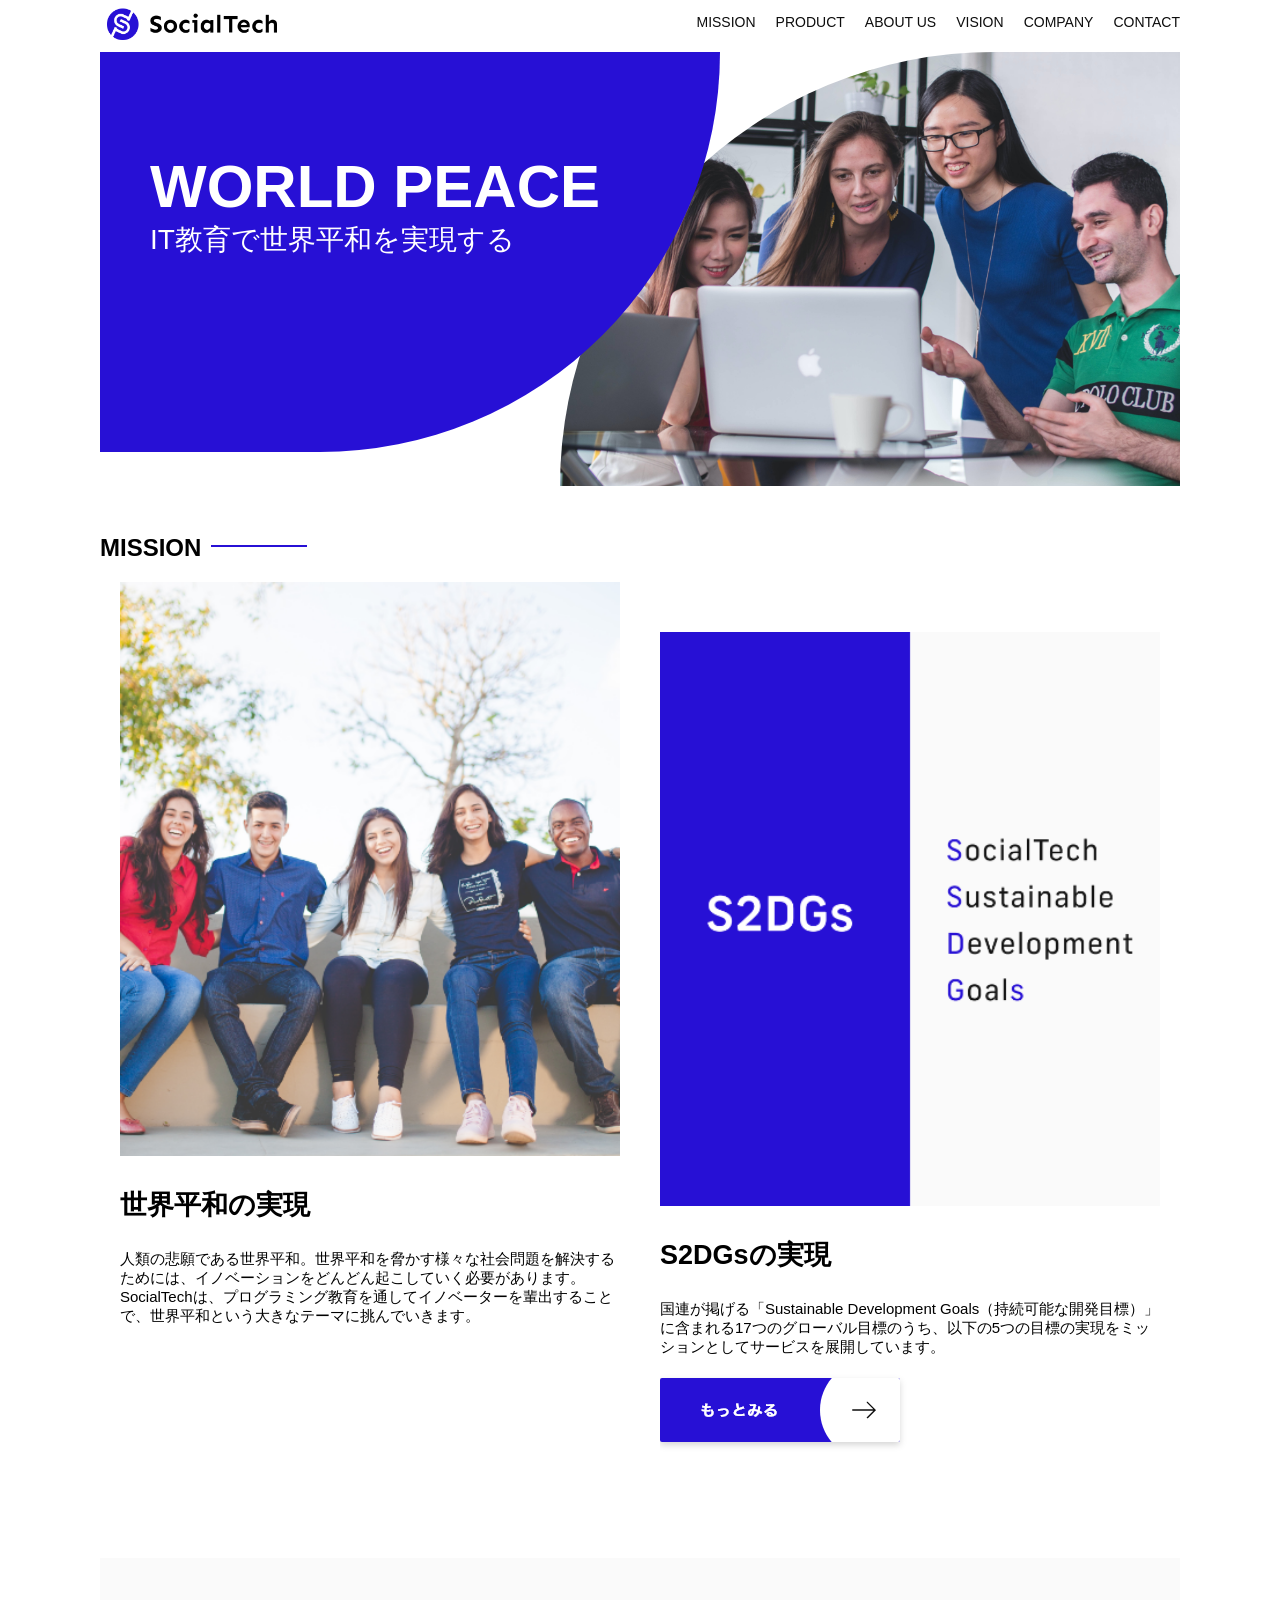
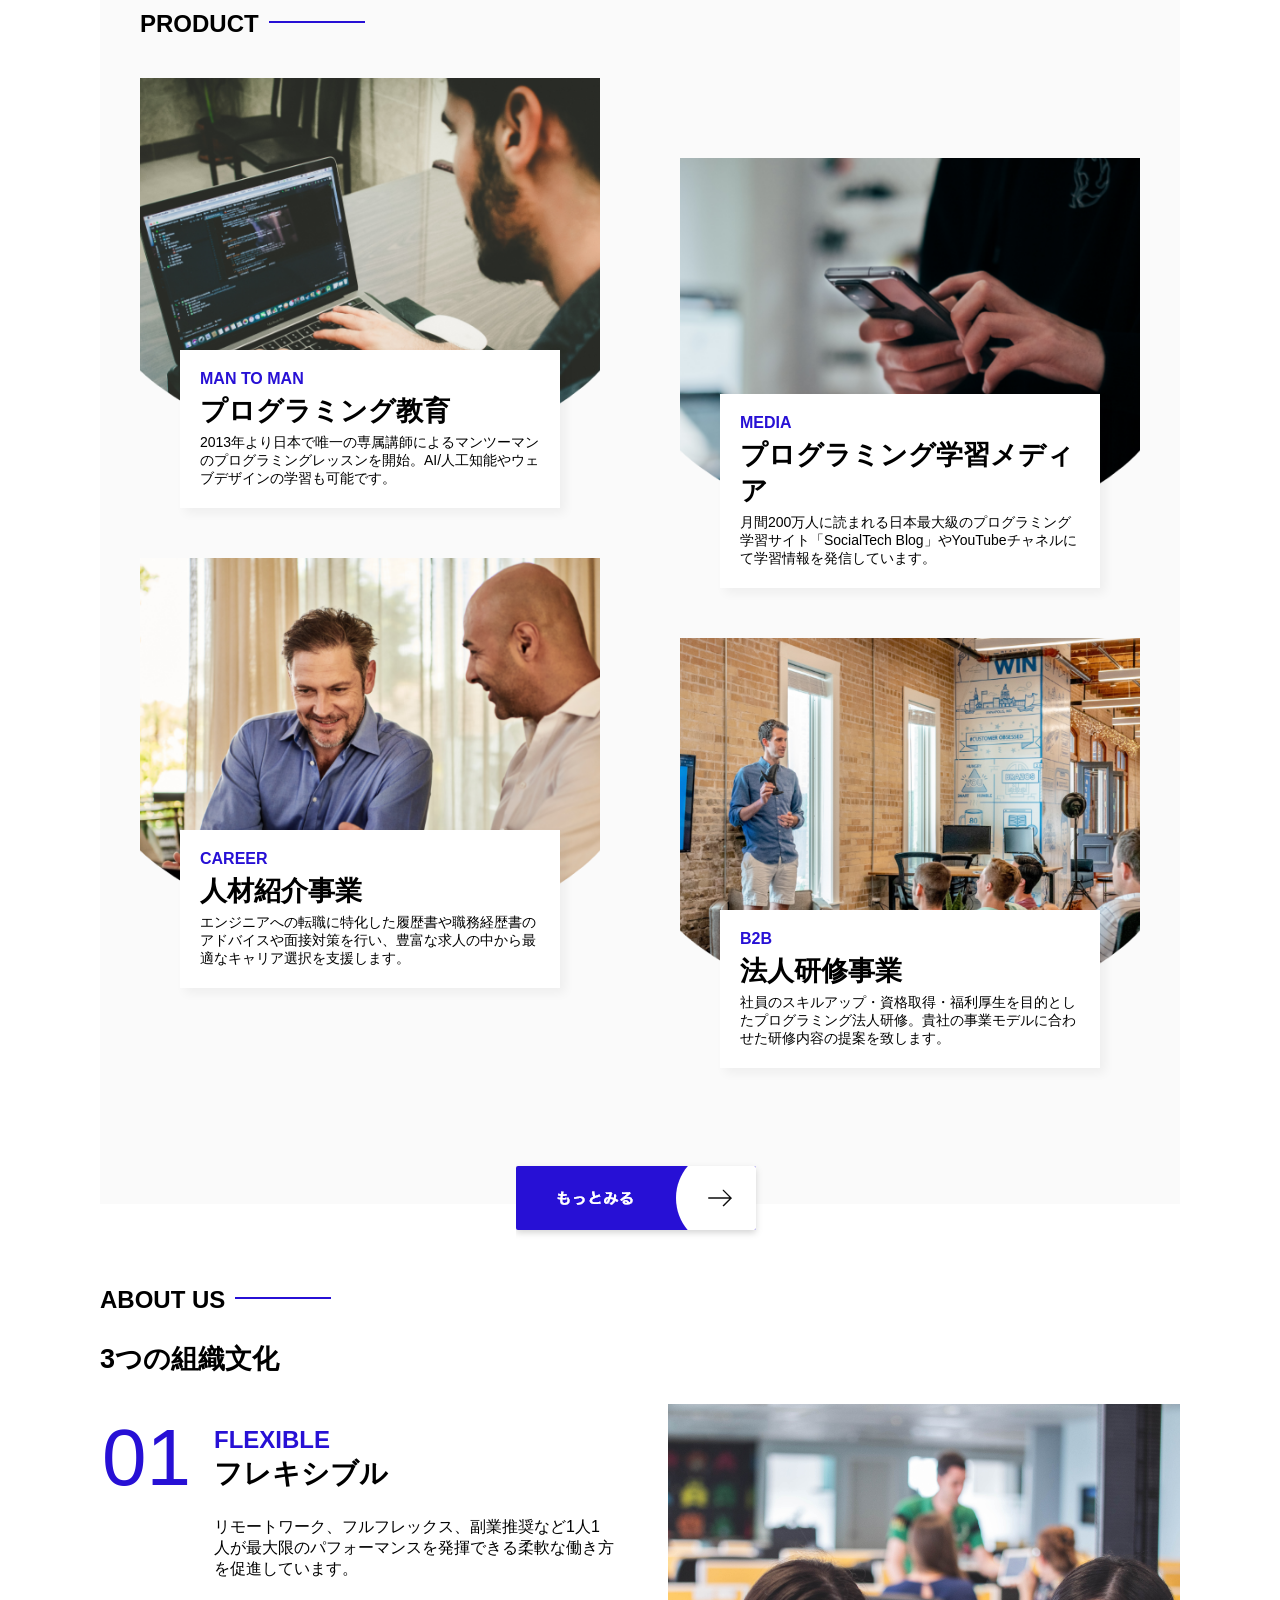
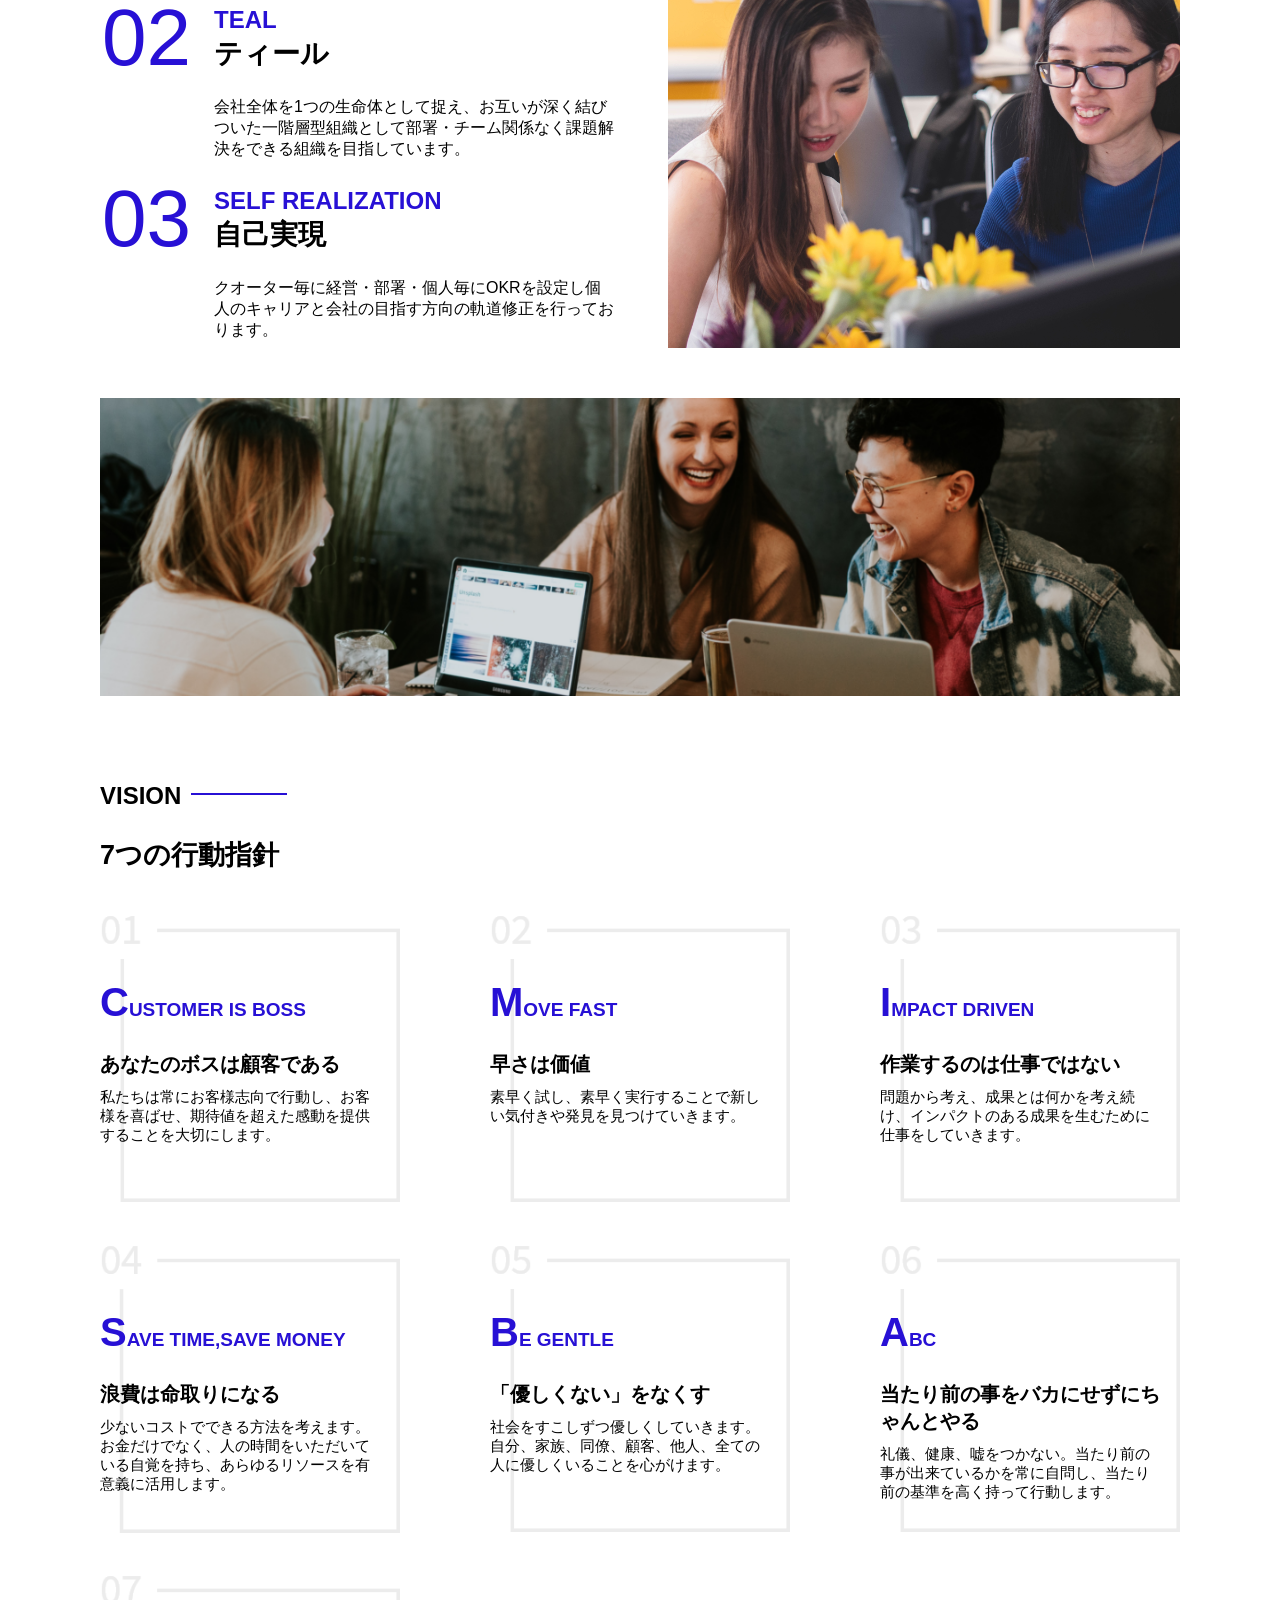
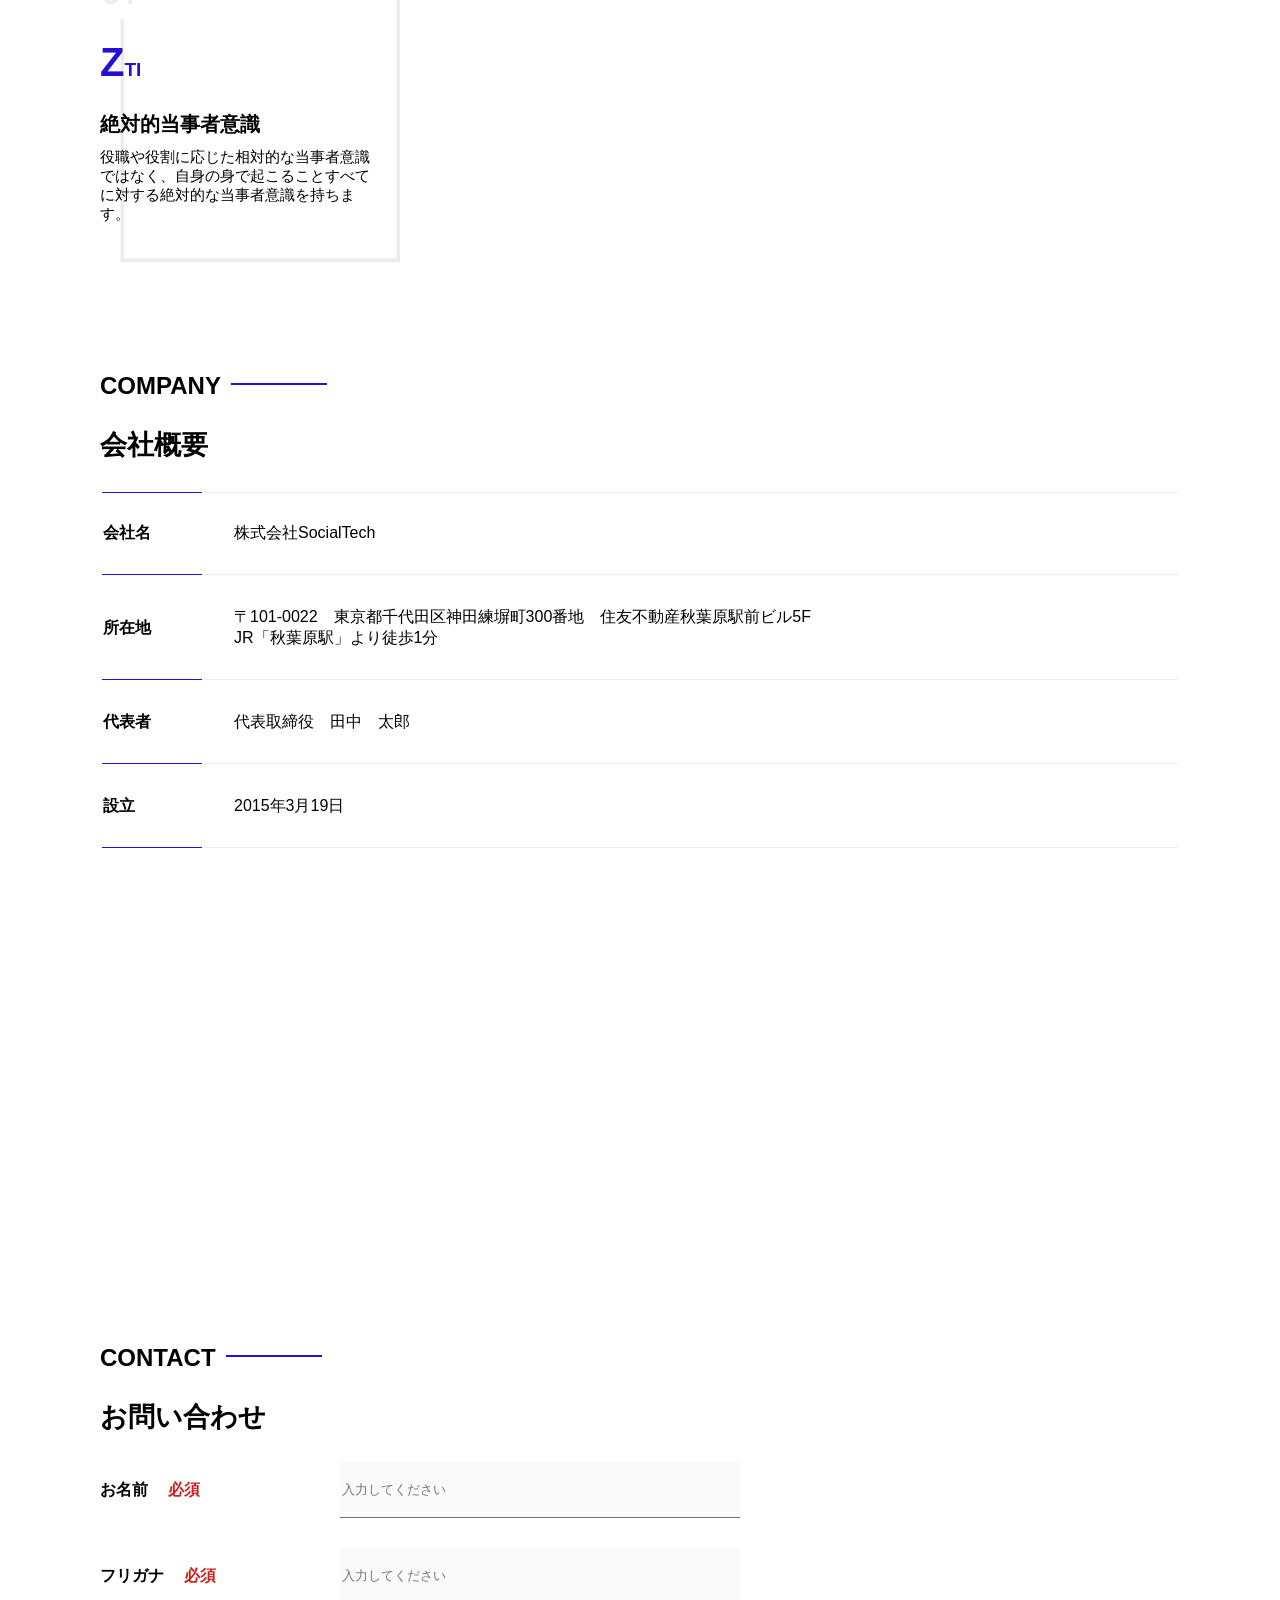
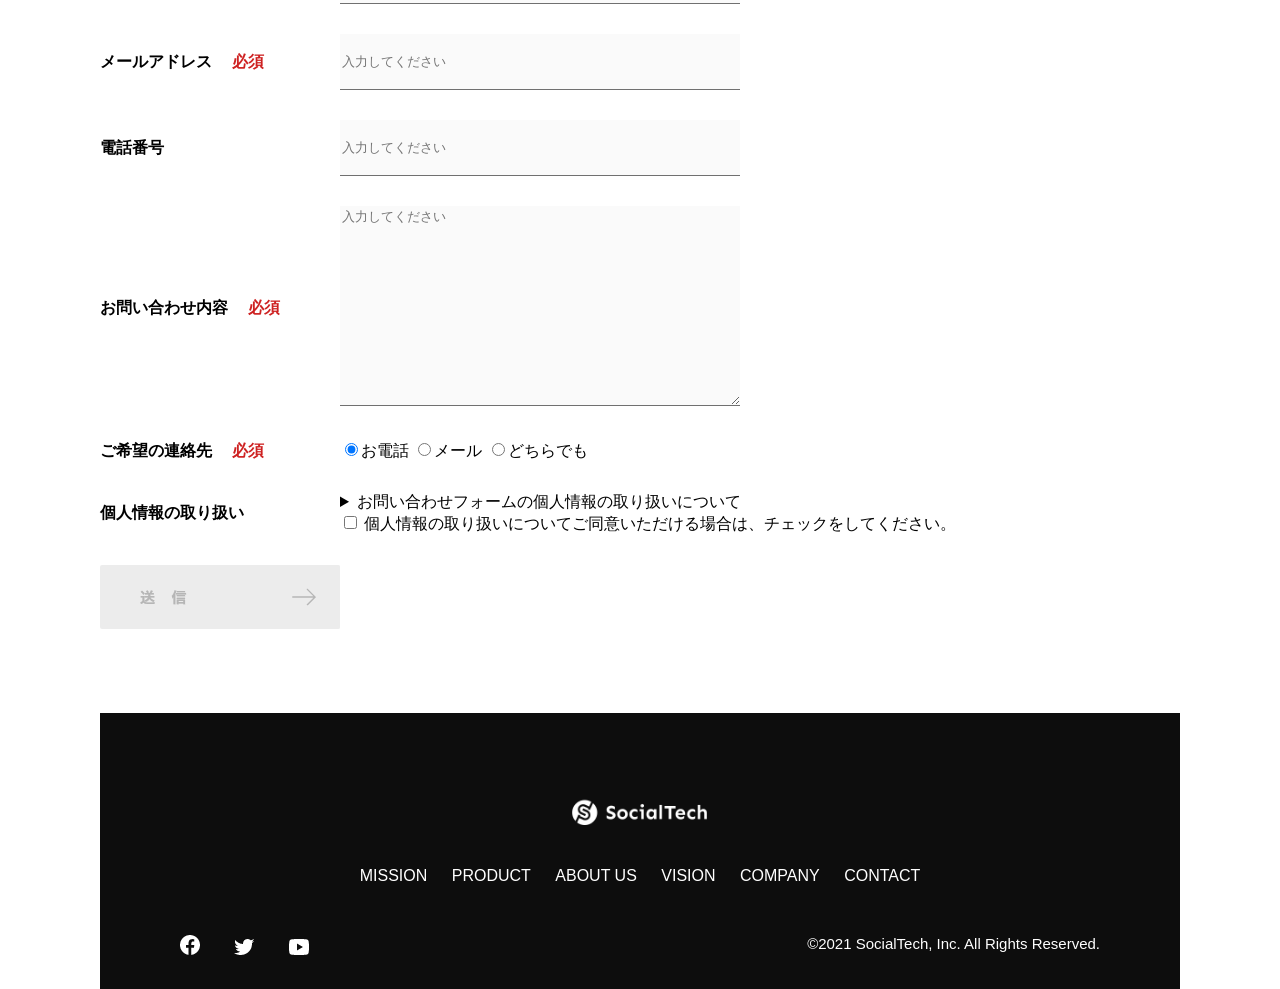
<file: index.html>
<!DOCTYPE html>
<html>
    <head>
        <title>SocialTech</title>
        <meta charset="UTF-8">
        <meta name="description" content="SocialTechはEdTech業界のリーディングカンパニーを目指します。">
        <meta name="viewport" content="width=device-width, initial-scale=1.0"> 
        <link rel="stylesheet" href="style.css">
    </head>
    <body>
        <!-- ヘッダー -->
        <header>
            <!-- ロゴ -->
            <a href="index.html" id="logo"><img src="images/logo.png" alt="トップページに戻る"></a>
        
        <!-- PC用ナビゲーション -->
            <nav id="nav-pc">
                <ul>
                    <li><a href="mission.html">MISSION</a></li>
                    <li><a href="product.html">PRODUCT</a></li>
                    <li><a href="index.html#aboutus">ABOUT US</a></li>
                    <li><a href="index.html#vision">VISION</a></li>
                    <li><a href="index.html#company">COMPANY</a></li>
                    <li><a href="index.html#contact">CONTACT</a></li>
                </ul>
            </nav>
            <!--スマホ用メニューボタン-->
            <button id="menu-sp" onclick="document.getElementById('nav-sp').style.display = 'block';">
                <img src="images/button-menu.png" alt="ナビゲーションを開く">
            </button>
            <!--スマホ用ナビゲーション-->
            <div id="nav-sp">
                <button id="close" onclick="document.getElementById('nav-sp').style.display = 'none'">
                    <img src="images/button-close.png" alt="ナビゲーションを閉じる">
                </button>

                <nav>
                    <ul>
                        <li>
                            <a id="logo-sp" href="index.html" onclick="document.getElementById('nav-sp').style.display = 'none'"><img src="images/logo-sp.png" alt="トップに戻る"></a>
                        </li>
                        <li><a class="menu" href="mission.html" onclick="document.getElementById('nav-sp').style.display = 'none'">MISSION</a></li>
                        <li><a class="menu" href="product.html" onclick="document.getElementById('nav-sp').style.display = 'none'">PRODUCT</a></li>
                        <li><a class="menu" href="index.html#aboutus" onclick="document.getElementById('nav-sp').style.display = 'none'">ABOUT US</a></li>
                        <li><a class="menu" href="index.html#company" onclick="document.getElementById('nav-sp').style.display = 'none'">COMPANY</a></li>
                        <li><a class="menu" href="index.html#contact" onclick="document.getElementById('nav-sp').style.display = 'none'">CONTACT</a></li>
                    </ul>
                </nav>
                <div id="sns">
                    <a href="https://www.facebook.com/sejuku2013">
                        <img src="images/button-facebook.png" alt="Facebookのリンク">
                    </a>
                    <a href="https://twitter.com/samuraijuku">
                        <img src="images/button-twitter.png" alt="Tiwtterのリンク">
                    </a>
                    <a href="https://www.youtube.com/channel/UCCFOQO5aDK0xXam4cUQXT8g">
                        <img src="images/button-youtube.png" alt="YouTubeのリンク">
                    </a>
                </div>
            </div>
        </header>
        <main>
            <article>
                <!-- メインビジュアル -->
                <section id="main-visual">
                    <div id="main-message">
                        <h1>WORLD PEACE</h1>
                        <p>IT教育で世界平和を実現する</p>
                    </div>
                    <img src="images/index/index-main.png" alt="PCの周りに集まる多国籍の仲間たち">
                </section>
                <!--　ミッション -->
                <section id="mission">
                    <h2 class="index-h2">MISSION</h2>
                    <div id="mission-flex">
                        <div>
                            <img id="mission-photo" src="images/index/index-mission.png" alt="屋外のベンチで写真を撮影する多国籍の仲間たち">
                            <h3>世界平和の実現</h3>
                            <p>人類の悲願である世界平和。世界平和を脅かす様々な社会問題を解決するためには、イノベーションをどんどん起こしていく必要があります。SocialTechは、プログラミング教育を通してイノベーターを輩出することで、世界平和という大きなテーマに挑んでいきます。</p>
                        </div>
                        <div>
                            <img id="s2dgs" src="images/index/s2dgs.png" alt="S2DGs">
                            <h3>S2DGsの実現</h3>
                            <p>国連が掲げる「Sustainable Development Goals（持続可能な開発目標）」に含まれる17つのグローバル目標のうち、以下の5つの目標の実現をミッションとしてサービスを展開しています。</p>
                            <a href="mission.html">
                                <img src="images/button-more.png" alt="もっとみる">
                            </a>
                        </div>
                    </div>
                </section>
                <!-- プロダクト -->
                <section id="product">
                    <h2 class="index-h2">PRODUCT</h2>
                    <div class="product-flex">
                        <div id="product-left">
                            <div>
                                <img class="product-photo" src="images/index/index-mantoman.png" alt="PCでコードを書く男性">
                                <div class="product-explain">
                                    <span>MAN TO MAN</span>
                                    <h3>プログラミング教育</h3>
                                    <p>2013年より日本で唯一の専属講師によるマンツーマンのプログラミングレッスンを開始。AI/人工知能やウェブデザインの学習も可能です。</p>
                                </div>
                            </div>
                            <div>
                                <img class="product-photo" src="images/index/index-career.png" alt="笑顔で話し合う2人の男性">
                                <div class="product-explain">
                                    <span>CAREER</span>
                                    <h3>人材紹介事業</h3>
                                    <p>エンジニアへの転職に特化した履歴書や職務経歴書のアドバイスや面接対策を行い、豊富な求人の中から最適なキャリア選択を支援します。</p>
                                </div>
                            </div>
                        </div>
                        <div id="product-right">
                            <div>
                                <img class="product-photo" src="images/index/index-media.png" alt="スマートフォンを操作する人">
                                <div class="product-explain">
                                    <span>MEDIA</span>
                                    <h3>プログラミング学習メディア</h3>
                                    <p>月間200万人に読まれる日本最大級のプログラミング学習サイト「SocialTech Blog」やYouTubeチャネルにて学習情報を発信しています。</p>
                                </div>
                            </div>
                            <div>
                                <img class="product-photo" src="images/index/index-b2b.png" alt="講演中の男性とそれを聴く人々">
                                <div class="product-explain">
                                    <span>B2B</span>
                                    <h3>法人研修事業</h3>
                                    <p>社員のスキルアップ・資格取得・福利厚生を目的としたプログラミング法人研修。貴社の事業モデルに合わせた研修内容の提案を致します。</p>
                                </div>
                            </div>
                        </div>
                    </div>
                    <div id="product-more">
                        <a href="product.html">
                            <img src="images/button-more.png" alt="もっとみる">
                        </a>
                    </div>    
                </section>
                <section id="aboutus">
                    <h2 class="index-h2">ABOUT US</h2>
                    <h3>3つの組織文化</h3>
                    <div>
                        <table class="culture-table">
                            <tr>
                                <td class="culture-num">01</td>
                                <th><span class="culture-en">FLEXIBLE</span><br>フレキシブル</th>
                            </tr>
                            <tr>
                                <td>
                                    <!--空のセル-->
                                </td>
                                <td class="culture-description">リモートワーク、フルフレックス、副業推奨など1人1人が最大限のパフォーマンスを発揮できる柔軟な働き方を促進しています。</td>
                            </tr>
                            <tr>
                                <td class="culture-num">02</td>
                                <th><span class="culture-en">TEAL</span><br>ティール</th>
                            </tr>
                            <tr>
                                <td>
                                    <!--空のセル-->
                                </td>
                                <td class="culture-description">会社全体を1つの生命体として捉え、お互いが深く結びついた一階層型組織として部署・チーム関係なく課題解決をできる組織を目指しています。</td>
                            </tr>
                            <tr>
                                <td class="culture-num">03</td>
                                <th><span class="culture-en">SELF REALIZATION</span><br>自己実現</th>
                            </tr>
                            <tr>
                                <td>
                                    <!--空のセル-->
                                </td>
                                <td class="culture-description">クオーター毎に経営・部署・個人毎にOKRを設定し個人のキャリアと会社の目指す方向の軌道修正を行っております。</td>
                            </tr>
                        </table>
                        <img class="culture-img" src="images/index/index-aboutus1.png" alt="笑顔で話し合う2人の女性">
                    </div>
                    <img class="culture-img2" src="images/index/index-aboutus2.png" alt="笑顔で話し合う3人の男女">
                </section>
                <section id="vision">
                    <h2 class="index-h2">VISION</h2>
                    <h3>7つの行動指針</h3>
                    <div>
                        <div class="vision-box">
                            <img src="images/index/vision-01.png" alt="01">
                            <div>
                                <h4>CUSTOMER IS BOSS</h4>
                                <h5>あなたのボスは顧客である</h5>
                                <p>私たちは常にお客様志向で行動し、お客様を喜ばせ、期待値を超えた感動を提供することを大切にします。</p>
                            </div>
                        </div>
                        <div class="vision-box">
                            <img src="images/index/vision-02.png" alt="02">
                            <div>
                                <h4>MOVE FAST</h4>
                                <h5>早さは価値</h5>
                                <p>素早く試し、素早く実行することで新しい気付きや発見を見つけていきます。</p>
                            </div>
                        </div>
                        <div class="vision-box">
                            <img src="images/index/vision-03.png" alt="03">
                            <div>
                                <h4>IMPACT DRIVEN</h4>
                                <h5>作業するのは仕事ではない</h5>
                                <p>問題から考え、成果とは何かを考え続け、インパクトのある成果を生むために仕事をしていきます。</p>
                            </div>
                        </div>
                        <div class="vision-box">
                            <img src="images/index/vision-04.png" alt="04">
                            <div>
                                <h4>SAVE TIME,SAVE MONEY</h4>
                                <h5>浪費は命取りになる</h5>
                                <p>少ないコストでできる方法を考えます。お金だけでなく、人の時間をいただいている自覚を持ち、あらゆるリソースを有意義に活用します。</p>
                            </div>
                        </div>
                        <div class="vision-box">
                            <img src="images/index/vision-05.png" alt="05">
                            <div>
                                <h4>BE GENTLE</h4>
                                <h5>「優しくない」をなくす</h5>
                                <p>社会をすこしずつ優しくしていきます。自分、家族、同僚、顧客、他人、全ての人に優しくいることを心がけます。</p>
                            </div>
                        </div>
                        <div class="vision-box">
                            <img src="images/index/vision-06.png" alt="06">
                            <div>
                                <h4>ABC</h4>
                                <h5>当たり前の事をバカにせずにちゃんとやる</h5>
                                <p>礼儀、健康、嘘をつかない。当たり前の事が出来ているかを常に自問し、当たり前の基準を高く持って行動します。</p>
                            </div>
                        </div>
                        <div class="vision-box">
                            <img src="images/index/vision-07.png" alt="07">
                            <div>
                                <h4>ZTI</h4>
                                <h5>絶対的当事者意識</h5>
                                <p>役職や役割に応じた相対的な当事者意識ではなく、自身の身で起こることすべてに対する絶対的な当事者意識を持ちます。</p>
                            </div>
                        </div>
                    </div>
                </section>
                <section id="company">
                    <h2 class="index-h2">COMPANY</h2>
                    <h3>会社概要</h3>
                        <table id="company-table">
                            <tr>
                                <th class="tableheader tableheader-first">会社名</th>
                                <td class="cell cell-first">株式会社SocialTech</td>
                            </tr>
                            <tr>
                                <th class="tableheader">所在地</th>
                                <td class="cell">〒101-0022　東京都千代田区神田練塀町300番地　住友不動産秋葉原駅前ビル5F<br>JR「秋葉原駅」より徒歩1分</td>
                            </tr>
                            <tr>
                                <th class="tableheader">代表者</th>
                                <td class="cell">代表取締役　田中　太郎</td>
                            </tr>
                            <tr>
                                <th class="tableheader">設立</th>
                                <td class="cell">2015年3月19日</td>
                            </tr>
                        </table>
                        <iframe src="https://www.google.com/maps/embed?pb=!1m18!1m12!1m3!1d3240.0688540195165!2d139.7746526!3d35.6999232!2m3!1f0!2f0!3f0!3m2!1i1024!2i768!4f13.1!3m3!1m2!1s0x60188fee13660e23%3A0x77137876edf742ac!2z5L2P5Y-L5LiN5YuV55Sj56eL6JGJ5Y6f6aeF5YmN44OT44Or!5e0!3m2!1sja!2sjp!4v1743951431637!5m2!1sja!2sjp" style="border: 0;" allowfullscreen="" loading="lazy"></iframe>
                </section>
                <section id="contact">
                    <h2 class="index-h2">CONTACT</h2>
                    <h3>お問い合わせ</h3>
                    <form>
                        <div>
                            <div class="contact-heading">
                                <label class="contact-label">お名前<span class="contact-span">必須</span></label>
                            </div>
                            <div>
                                <input type="text" name="name" placeholder="入力してください" class="contact-textbox">
                            </div>
                        </div>
                        <div>
                            <div class="contact-heading">
                                <label class="contact-label">フリガナ<span class="contact-span">必須</span></label>
                            </div>
                            <div>
                                <input type="text" name="furigana" placeholder="入力してください" class="contact-textbox">
                            </div>
                        </div>
                        <div>
                            <div class="contact-heading">
                                <label class="contact-label">メールアドレス<span class="contact-span">必須</span></label>
                            </div>
                            <div>
                                <input type="text" name="email" placeholder="入力してください" class="contact-textbox">
                            </div>
                        </div>
                        <div>
                            <div class="contact-heading">
                                <label class="contact-label">電話番号</label>
                            </div>
                            <div>
                                <input type="text" name="tel" placeholder="入力してください" class="contact-textbox">
                            </div>
                        </div>
                        <div>
                            <div class="contact-heading">
                                <label class="contact-label">お問い合わせ内容<span class="contact-span">必須</span></label>
                            </div>
                            <div>
                                <textarea class="contact-textarea" name="message" placeholder="入力してください"></textarea>
                            </div>
                        </div>
                        <div>
                            <div class="contact-heading">
                                <label class="contact-label">ご希望の連絡先<span class="contact-span">必須</span></label>
                            </div>
                            <div>
                                <input class="radiobutton" type="radio" value="tel" name="contact" checked><label>お電話</label>
                                <input class="radiobutton" type="radio" value="email" name="contact"><label>メール</label>
                                <input class="radiobutton" type="radio" value="both" name="contact"><label>どちらでも</label>
                            </div>
                        </div>
                        <div>
                            <div class="contact-heading">
                                <label class="contact-label">個人情報の取り扱い</label>
                            </div>
                            <div>
                                <details>
                                    <summary>お問い合わせフォームの個人情報の取り扱いについて</summary>
                                    <div>
                                        <dl>
                                            <dt>1．組織の名称又は氏名</dt>
                                            <dd>株式会社SocialTech</dd>
                                            <dt>2．個人情報保護管理者（若しくはその代理人）の氏名又は職名、所属及び連絡先</dt>
                                            <dd>
                                                <ul>
                                                    <li>本サービス及び本サービスに関連する情報の提供又はそれらに関する連絡のため</li>
                                                    <li>ユーザーの本人確認のため</li>
                                                    <li>当社の商品等の広告または宣伝（電子メールによるものを含むものとします。）</li>
                                                </ul>
                                            </dd>
                                            <dt>4．個人情報の取り扱い業務の委託</dt>
                                            <dd>個人情報の取扱業務の全部又は一部を外部に業務委託する場合があります。その際、弊社は、個人情報を適切に保護できる管理体制を敷き実行していることを条件として委託先を厳選したうえで、機密保持契約を委託先と締結し、お客様の個人情報を厳密に管理させます。</dd>
                                            <dt>5．個人情報の開示等の請求</dt>
                                            <dd>
                                                お客様は、弊社に対してご自身の個人情報の開示等（利用目的の通知、開示、内容の訂正・追加・削除、利用の停止または消去、第三者への提供の停止）に関して、当社問合わせ窓口に申し出ることができます。<br>
                                                その際、弊社はお客様ご本人を確認させていただいたうえで、合理的な期間内に対応いたします。<br>
                                                なお、個人情報に関する弊社問合わせ先は、次の通りです。
                                            </dd>
                                            <dd>
                                                <p>株式会社SocialTech　個人情報問合わせ窓口</p>
                                                <p>〒150-0043　東京都千代田区神田練塀町300番地　住友不動産秋葉原駅前ビル5F</p>
                                                <p>メールアドレス：samurai@example.com　TEL：03-1234-5678</p>
                                            </dd>
                                            <dt>6．個人情報を提供されることの任意性について</dt>
                                            <dd>お客様がご自身の個人情報を弊社に提供されるか否かは、お客様のご判断によりますが、もしご提供されない場合には、適切なセービスが提供できない場合がありますので予めご了承ください。</dd>
                                        </dl>
                                    </div>
                                </details>
                                <input type="checkbox" name="agree">
                                <span>個人情報の取り扱いについてご同意いただける場合は、チェックをしてください。</span>
                            </div>
                        </div>
                        <input type="image" src="images/button-submit.png" alt="送信する">
                    </form>
                </section>
            </article>
        </main>
        <footer>
            <div id="footer-logo">
                <img src="images/logo-sp.png" alt="SocialTech">
            </div>
            <div id="footer-link">
                <a href="mission.html">MISSION</a>
                <a href="product.html">PRODUCT</a>
                <a href="index.html#aboutus">ABOUT US</a>
                <a href="index.html#vision">VISION</a>
                <a href="index.html#company">COMPANY</a>
                <a href="index.html#contact">CONTACT</a>
            </div>
            <div id="sns-footer">
                <div class="sns-btns">
                    <a href="https://www.facebook/com/sejuku2013"><img src="images/button-facebook.png" alt="facebookのリンク"></a>
                    <a href="https://twitter.com/samuraijuku"><img src="images/button-twitter.png" alt="Twitterのリンク"></a>
                    <a href="https://www.youtube.com/channel/UCCFOQO5aDK0xXam4cUQXT8g"><img src="images/button-youtube.png" alt="Youtubeのリンク"></a>    
                </div>
                <p id="copyright">&copy;2021 SocialTech, Inc. All Rights Reserved.</p>
            </div>
        </footer>
    </body>
</html>
</file>
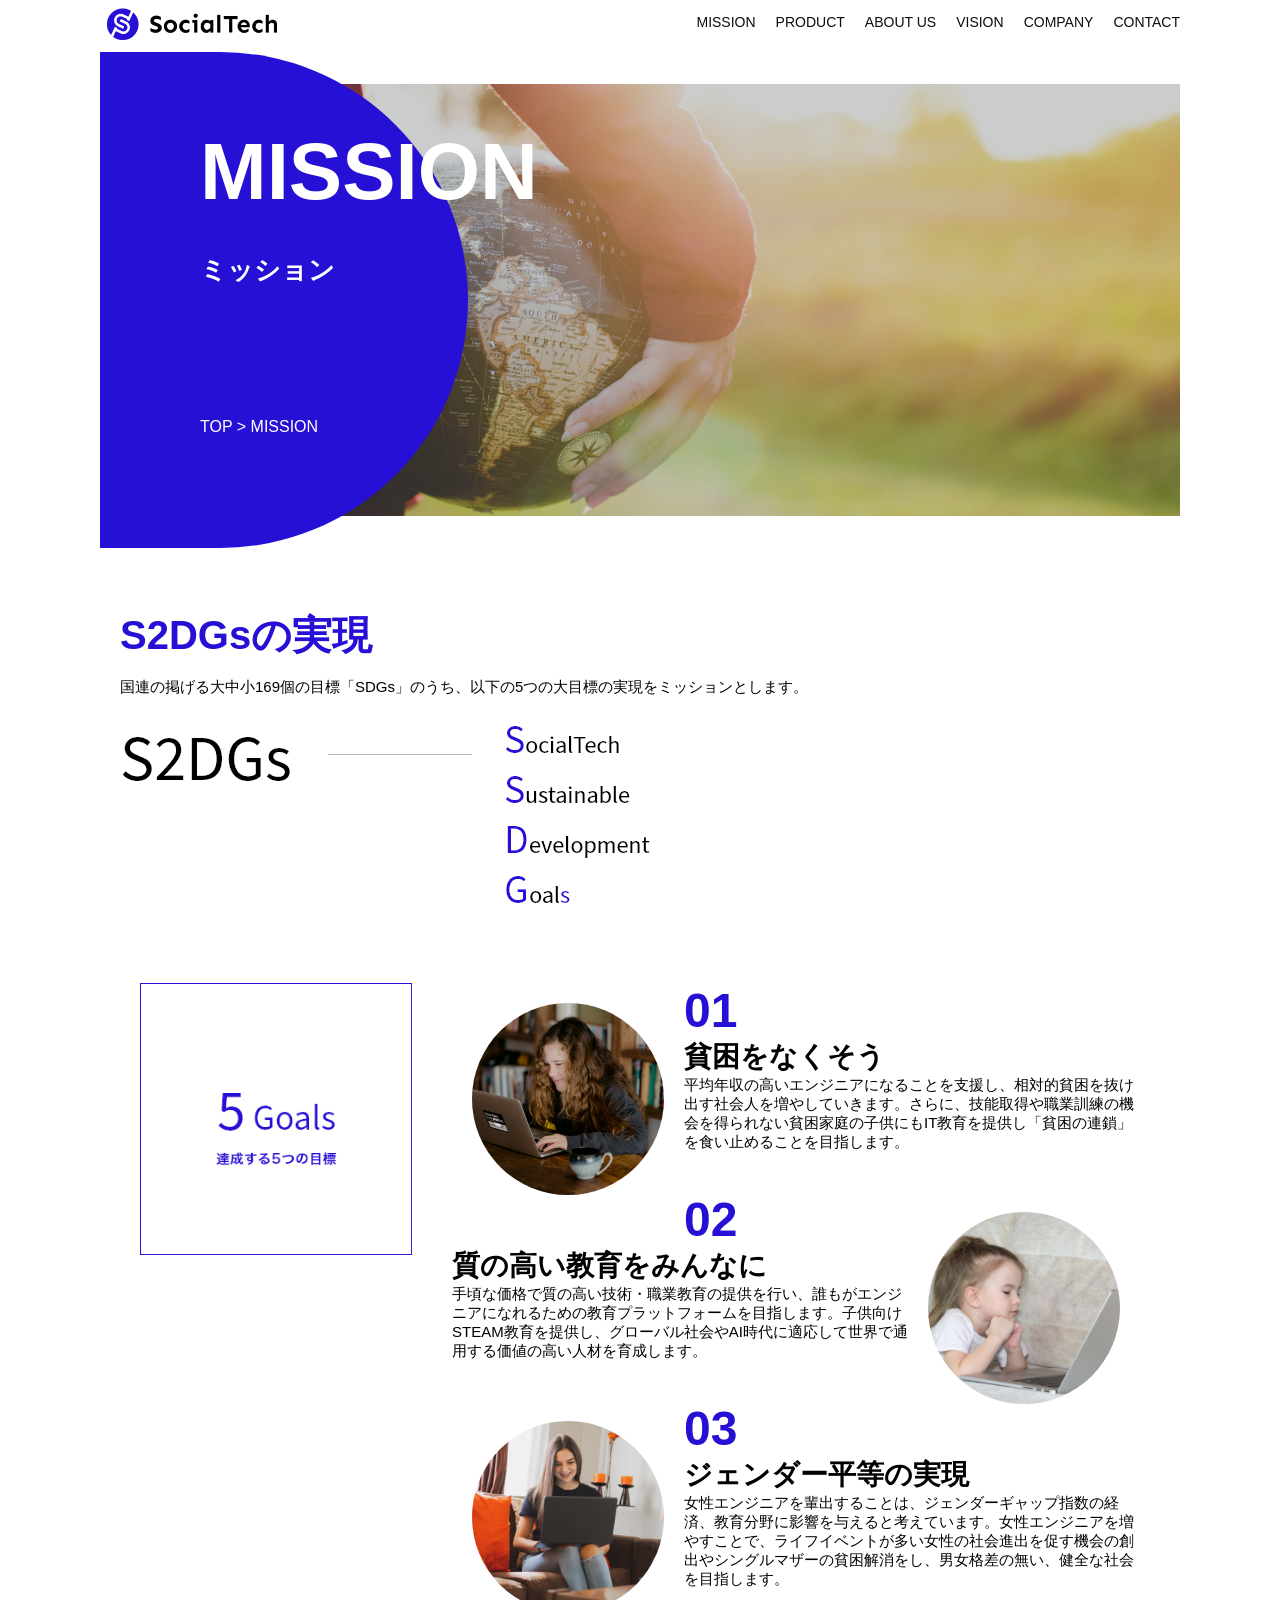
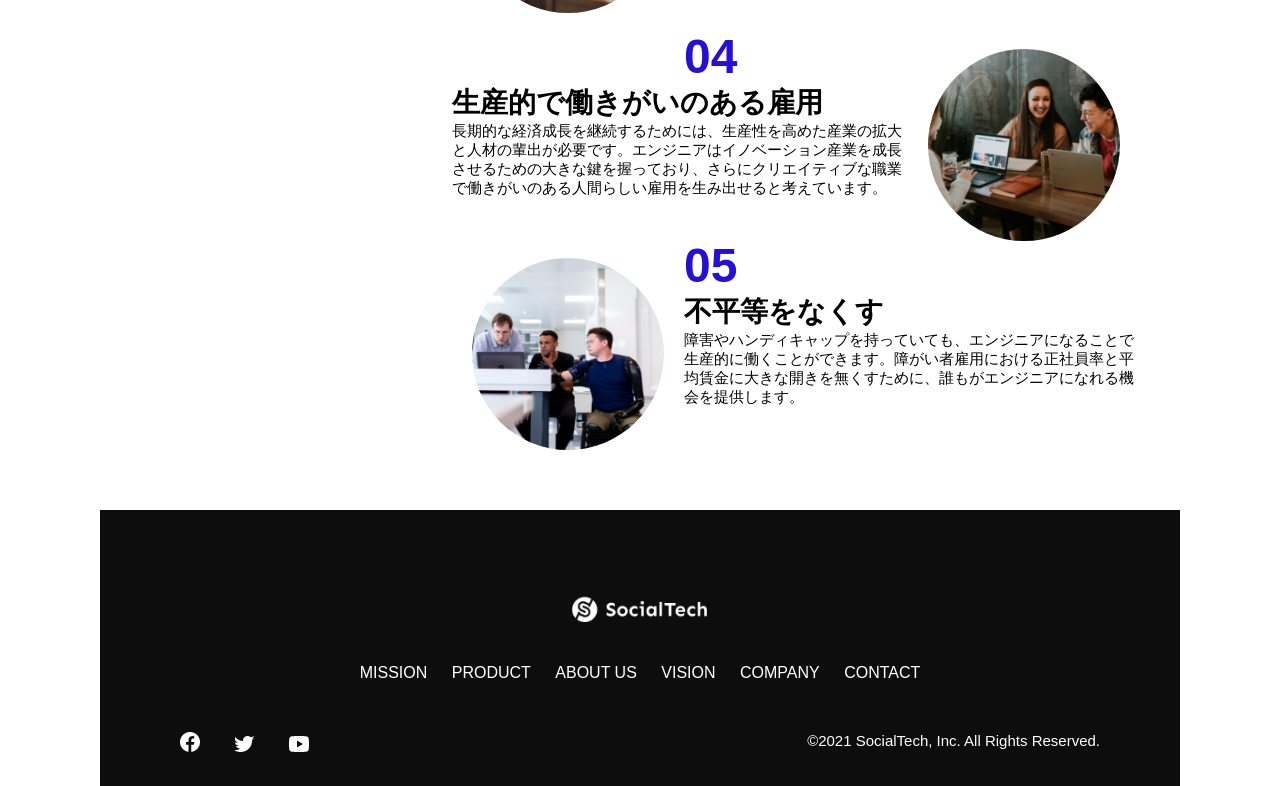
<file: mission.html>
<!DOCTYPE html>
<html>
    <head>
        <title>SocialTech - MISSION　ミッション -</title>
        <meta charset="UTF-8">
        <meta name="description" content="SocialTechが目指す5つの目標（S2DGs）を紹介します">
        <meta name="viewport" content="width=device-width, initial-scale=1.0">
        <link rel="stylesheet" href="style.css">
    </head>

    <body>
        <!-- ヘッダー -->
        <header>
        <!-- ロゴ -->
        <a href="index.html" id="logo">
            <img src="images/logo.png" alt="トップページに戻る">
        </a>
        <!-- PC用ナビゲーション -->
        <nav id="nav-pc">
            <ul>
            <li><a href="mission.html">MISSION</a></li>
            <li><a href="product.html">PRODUCT</a></li>
            <li><a href="index.html#aboutus">ABOUT US</a></li>
            <li><a href="index.html#vision">VISION</a></li>
            <li><a href="index.html#company">COMPANY</a></li>
            <li><a href="index.html#contact">CONTACT</a></li>
            </ul>
        </nav>

        <!-- スマホ用メニューボタン -->
        <button id="menu-sp" onclick="document.getElementById('nav-sp').style.display = 'block'">
            <img src="images/button-menu.png" alt="ナビゲーションを開く">
        </button>

        <!-- スマホ用ナビゲーション -->
        <div id="nav-sp">
            <button id="close" onclick="document.getElementById('nav-sp').style.display = 'none'">
            <img src="images/button-close.png" alt="ナビゲーションを閉じる">
            </button>

            <nav>
            <ul>
                <li>
                <a id="logo-sp" href="index.html" onclick="document.getElementById('nav-sp').style.display = 'none'"><img src="images/logo-sp.png" alt="トップページに戻る"></a>
                </li>
                <li><a class="menu" href="mission.html" onclick="document.getElementById('nav-sp').style.display = 'none'">MISSION</a></li>
                <li><a class="menu" href="product.html" onclick="document.getElementById('nav-sp').style.display = 'none'">PRODUCT</a></li>
                <li><a class="menu" href="index.html#aboutus" onclick="document.getElementById('nav-sp').style.display = 'none'">ABOUT US</a></li>
                <li><a class="menu" href="index.html#vision" onclick="document.getElementById('nav-sp').style.display = 'none'">VISION</a></li>
                <li><a class="menu" href="index.html#company" onclick="document.getElementById('nav-sp').style.display = 'none'">COMPANY</a></li>
                <li><a class="menu" href="index.html#contact" onclick="document.getElementById('nav-sp').style.display = 'none'">CONTACT</a></li>
            </ul>
            </nav>
            <div id="sns">
            <a href="https://www.facebook.com/sejuku2013">
                <img src="images/button-facebook.png" alt="Facebookのリンク">
            </a>
            <a href="https://twitter.com/samuraijuku">
                <img src="images/button-twitter.png" alt="Twitterのリンク">
            </a>
            <a href="https://www.youtube.com/channel/UCCFOQO5aDK0xXam4cUQXT8g">
                <img src="images/button-youtube.png" alt="YouTubeのリンク">
            </a>
            </div>
        </div>
        </header>

        <main>
        <article>
            <section id="mission-main">
                <div class="mission-main-inner">
                    <div id="mission-title">
                        <h1>MISSION<br><span>ミッション</span></h1>
                        <p>TOP > MISSION</p>
                    </div>
                </div>
            </section>

            <section id="mission-s2dgs">
                <h2 class="mission-h2">S2DGsの実現</h2>
                <p>国連の掲げる大中小169個の目標「SDGs」のうち、以下の5つの大目標の実現をミッションとします。</p>
                <img src="images/mission/mission-s2dgs.png" alt="S2DGs">
            </section>

            <section id="mission-five-goals">
                <div class="five-goals-image">
                    <img src="images/mission/mission-5goals.png" alt="5Goals">
                </div>
                <div class="five-goals-read">
                    <div>
                        <img class="fivegoals-image-left" src="images/mission/mission-5goals01.png" alt="PCを操作する女の子">
                        <span class="fivegoals-number">01</span>
                        <h3 class="fivegoals-h3">貧困をなくそう</h3>
                        <p class="fivegoals-p">平均年収の高いエンジニアになることを支援し、相対的貧困を抜け出す社会人を増やしていきます。さらに、技能取得や職業訓練の機会を得られない貧困家庭の子供にもIT教育を提供し「貧困の連鎖」を食い止めることを目指します。</p>    
                    </div>
                    <div>
                        <img class="fivegoals-image-right" src="images/mission/mission-5goals02.png" alt="PCを見つめる小さい女の子">
                        <span class="fivegoals-number">02</span>
                        <h3 class="fivegoals-h3">質の高い教育をみんなに</h3>
                        <p class="fivegoals-p">手頃な価格で質の高い技術・職業教育の提供を行い、誰もがエンジニアになれるための教育プラットフォームを目指します。子供向けSTEAM教育を提供し、グローバル社会やAI時代に適応して世界で通用する価値の高い人材を育成します。</p>    
                    </div>
                    <div>
                        <img class="fivegoals-image-left" src="images/mission/mission-5goals03.png" alt="PCを操作する女性">
                        <span class="fivegoals-number">03</span>
                        <h3 class="fivegoals-h3">ジェンダー平等の実現</h3>
                        <p class="fivegoals-p">女性エンジニアを輩出することは、ジェンダーギャップ指数の経済、教育分野に影響を与えると考えています。女性エンジニアを増やすことで、ライフイベントが多い女性の社会進出を促す機会の創出やシングルマザーの貧困解消をし、男女格差の無い、健全な社会を目指します。</p>    
                    </div>
                    <div>
                        <img class="fivegoals-image-right" src="images/mission/mission-5goals04.png" alt="笑顔で話し合う3人の男女">
                        <span class="fivegoals-number">04</span>
                        <h3 class="fivegoals-h3">生産的で働きがいのある雇用</h3>
                        <p class="fivegoals-p">長期的な経済成長を継続するためには、生産性を高めた産業の拡大と人材の輩出が必要です。エンジニアはイノベーション産業を成長させるための大きな鍵を握っており、さらにクリエイティブな職業で働きがいのある人間らしい雇用を生み出せると考えています。</p>    
                    </div>
                    <div>
                        <img class="fivegoals-image-left" src="images/mission/mission-5goals05.png" alt="障害を持つ男性が生き生きと働く様子">
                        <span class="fivegoals-number">05</span>
                        <h3 class="fivegoals-h3">不平等をなくす</h3>
                        <p class="fivegoals-p">障害やハンディキャップを持っていても、エンジニアになることで生産的に働くことができます。障がい者雇用における正社員率と平均賃金に大きな開きを無くすために、誰もがエンジニアになれる機会を提供します。</p>    
                    </div>
                </div>
            </section>

        </article>
        </main>

        <footer>
        <div id="footer-logo">
            <img src="images/logo-sp.png" alt="SocialTech">
        </div>
        <div id="footer-link">
            <a href="mission.html">MISSION</a>
            <a href="product.html">PRODUCT</a>
            <a href="index.html#aboutus">ABOUT US</a>
            <a href="index.html#vision">VISION</a>
            <a href="index.html#company">COMPANY</a>
            <a href="index.html#contact">CONTACT</a>
        </div>
        <div id="sns-footer">
            <div class="sns-btns">
            <a href="https://www.facebook.com/sejuku2013"><img src="images/button-facebook.png" alt="Facebookのリンク"></a>
            <a href="https://twitter.com/samuraijuku"><img src="images/button-twitter.png" alt="Twitterのリンク"></a>
            <a href="https://www.youtube.com/channel/UCCFOQO5aDK0xXam4cUQXT8g"><img src="images/button-youtube.png" alt="YouTubeのリンク"></a>
            </div>
            <p id="copyright">&copy;2021 SocialTech, Inc. All Rights Reserved.</p>
        </div>
        </footer>

    </body>
</html>
</file>
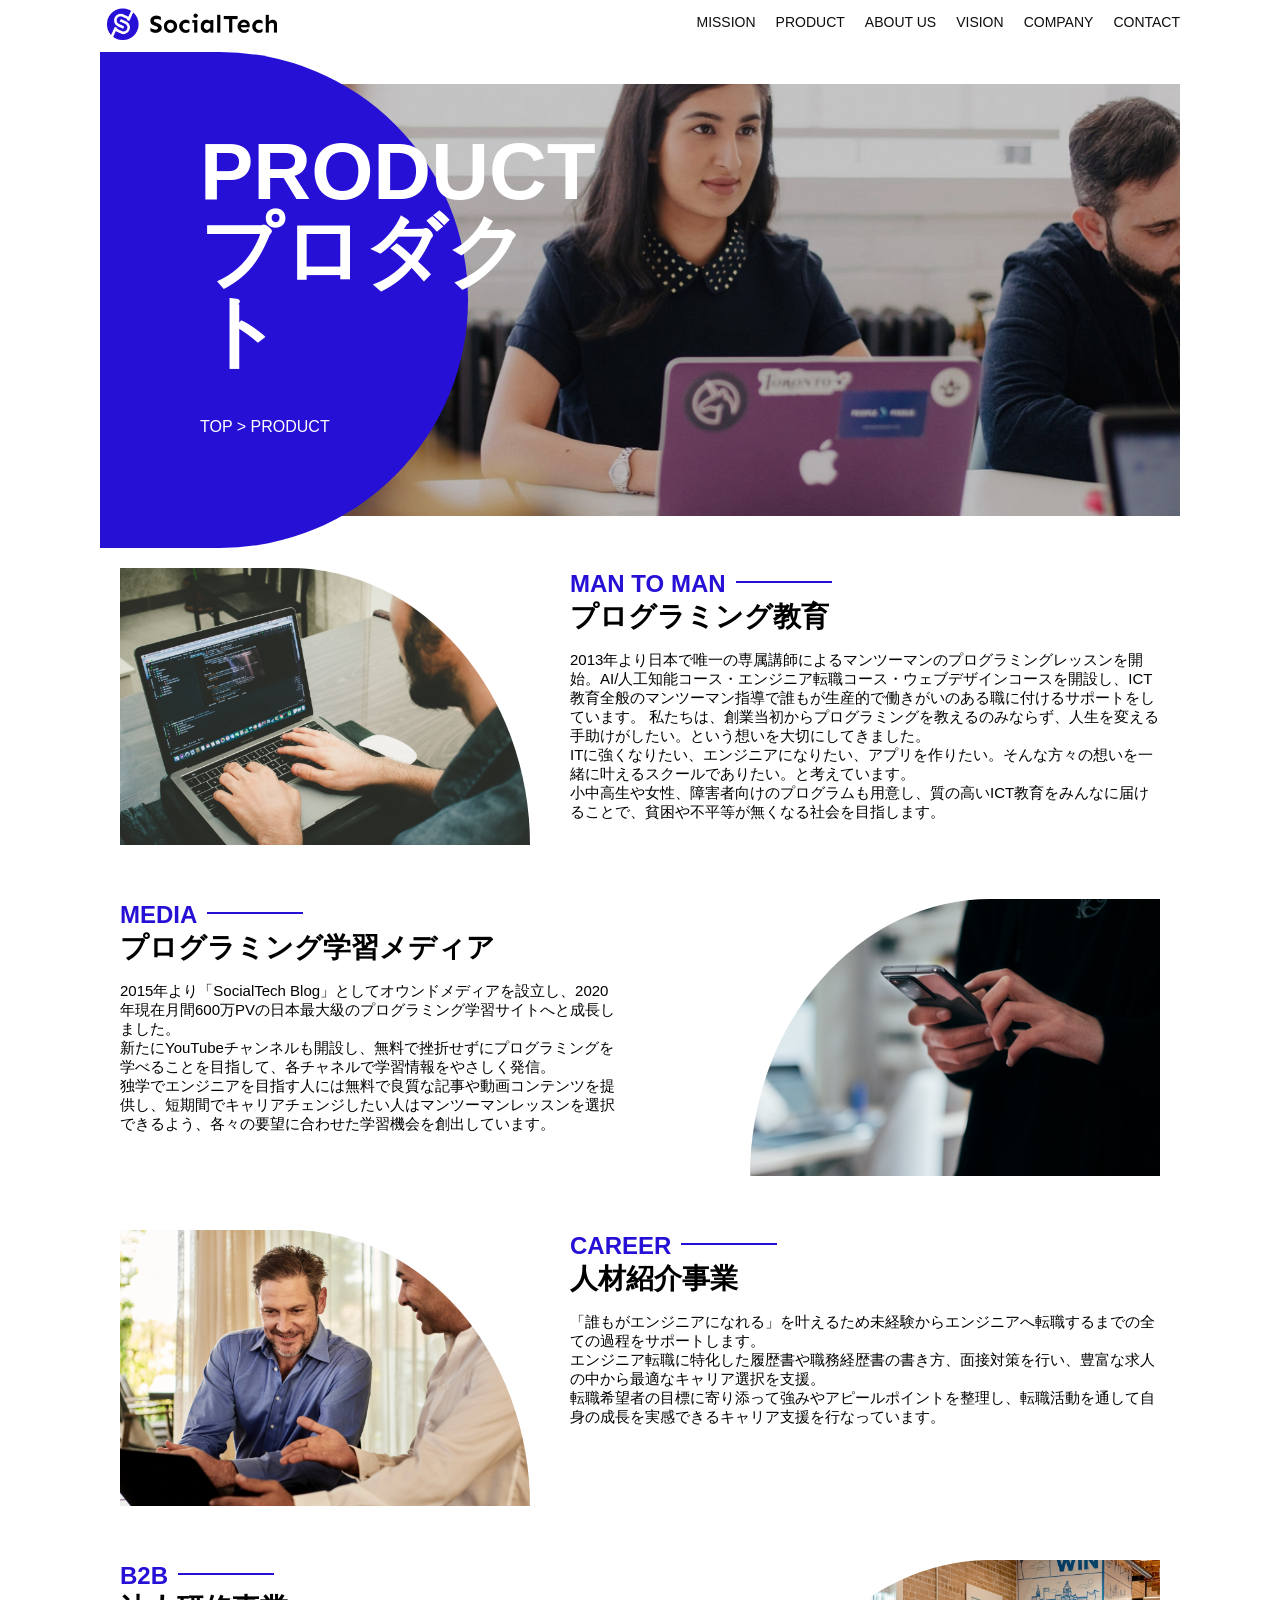
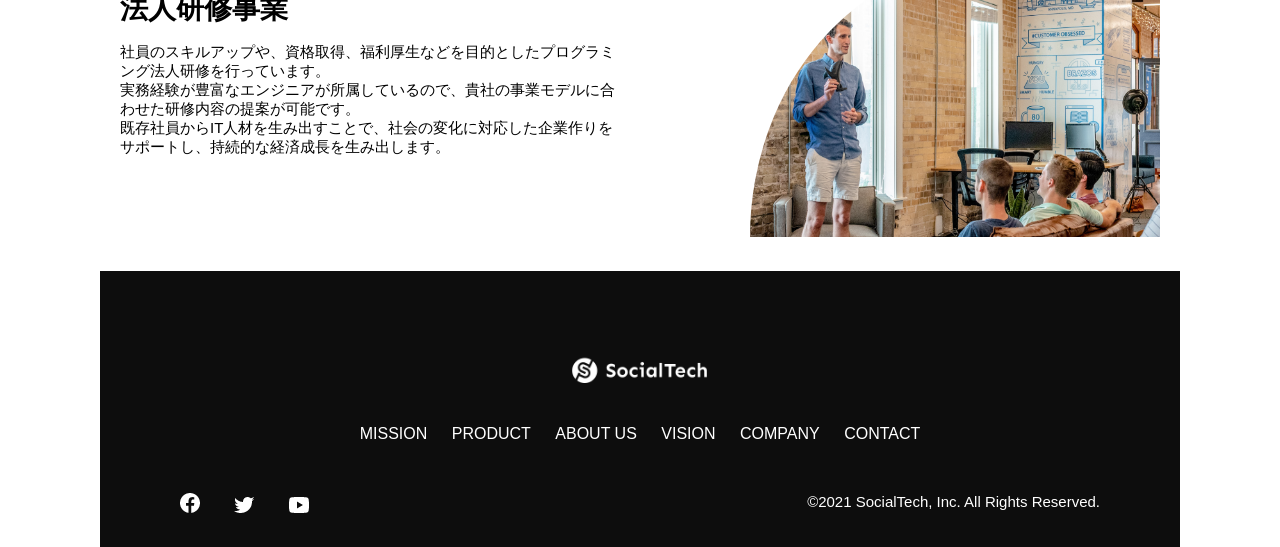
<file: product.html>
<!DOCTYPE html>
<html>
    <head>
        <title>SocialTech -PRODUCT プロダクト-</title>
        <meta charset="UTF-8">
        <meta name="description" content="SocialTechの4つのプロダクトを紹介します">
        <meta name="viewport" content="width=device-width, initial-scale=1.0">
        <link rel="stylesheet" href="style.css">
    </head>

    <body>
        <!-- ヘッダー -->
        <header>
        <!-- ロゴ -->
        <a href="index.html" id="logo">
            <img src="images/logo.png" alt="トップページに戻る">
        </a>

        <!-- PC用ナビゲーション -->
        <nav id="nav-pc">
            <ul>
            <li><a href="mission.html">MISSION</a></li>
            <li><a href="product.html">PRODUCT</a></li>
            <li><a href="index.html#aboutus">ABOUT US</a></li>
            <li><a href="index.html#vision">VISION</a></li>
            <li><a href="index.html#company">COMPANY</a></li>
            <li><a href="index.html#contact">CONTACT</a></li>
            </ul>
        </nav>

        <!-- スマホ用メニューボタン -->
        <button id="menu-sp" onclick="document.getElementById('nav-sp').style.display = 'block'">
            <img src="images/button-menu.png" alt="ナビゲーションを開く">
        </button>

        <!-- スマホ用ナビゲーション -->
        <div id="nav-sp">
            <button id="close" onclick="document.getElementById('nav-sp').style.display = 'none'">
            <img src="images/button-close.png" alt="ナビゲーションを閉じる">
            </button>

            <nav>
            <ul>
                <li>
                <a id="logo-sp" href="index.html" onclick="document.getElementById('nav-sp').style.display = 'none'"><img src="images/logo-sp.png" alt="トップページに戻る"></a>
                </li>
                <li><a class="menu" href="mission.html" onclick="document.getElementById('nav-sp').style.display = 'none'">MISSION</a></li>
                <li><a class="menu" href="product.html" onclick="document.getElementById('nav-sp').style.display = 'none'">PRODUCT</a></li>
                <li><a class="menu" href="index.html#aboutus" onclick="document.getElementById('nav-sp').style.display = 'none'">ABOUT US</a></li>
                <li><a class="menu" href="index.html#vision" onclick="document.getElementById('nav-sp').style.display = 'none'">VISION</a></li>
                <li><a class="menu" href="index.html#company" onclick="document.getElementById('nav-sp').style.display = 'none'">COMPANY</a></li>
                <li><a class="menu" href="index.html#contact" onclick="document.getElementById('nav-sp').style.display = 'none'">CONTACT</a></li>
            </ul>
            </nav>
            <div id="sns">
            <a href="https://www.facebook.com/sejuku2013">
                <img src="images/button-facebook.png" alt="Facebookのリンク">
            </a>
            <a href="https://twitter.com/samuraijuku">
                <img src="images/button-twitter.png" alt="Twitterのリンク">
            </a>
            <a href="https://www.youtube.com/channel/UCCFOQO5aDK0xXam4cUQXT8g">
                <img src="images/button-youtube.png" alt="YouTubeのリンク">
            </a>
            </div>
        </div>
        </header>

        <main>
        <article>
            <section id="product-main">
                <div class="product-main-inner">
                    <div id="product-title">
                        <h1>PRODUCT<br><span>プロダクト</span></h1>
                        <p>TOP > PRODUCT</p>
                    </div>
                </div>
            </section>

            <section class="product-section product-section-left">
                <div class="product-section-img">
                    <img src="images/product/product-mantoman.png" alt="PCでコードを書く男性">
                </div>
                <div class="product-read">
                    <h2 class="product-h2">MAN TO MAN</h2>
                    <h3 class="product-h3">プログラミング教育</h3>
                    <p>2013年より日本で唯一の専属講師によるマンツーマンのプログラミングレッスンを開始。AI/人工知能コース・エンジニア転職コース・ウェブデザインコースを開設し、ICT教育全般のマンツーマン指導で誰もが生産的で働きがいのある職に付けるサポートをしています。 私たちは、創業当初からプログラミングを教えるのみならず、人生を変える手助けがしたい。という想いを大切にしてきました。<br>ITに強くなりたい、エンジニアになりたい、アプリを作りたい。そんな方々の想いを一緒に叶えるスクールでありたい。と考えています。<br>小中高生や女性、障害者向けのプログラムも用意し、質の高いICT教育をみんなに届けることで、貧困や不平等が無くなる社会を目指します。</p>
                </div>
            </section>

            <section class="product-section product-section-right">
                <div class="product-read">
                    <h2 class="product-h2">MEDIA</h2>
                    <h3 class="product-h3">プログラミング学習メディア</h3>
                    <p>2015年より「SocialTech Blog」としてオウンドメディアを設立し、2020年現在月間600万PVの日本最大級のプログラミング学習サイトへと成長しました。<br>新たにYouTubeチャンネルも開設し、無料で挫折せずにプログラミングを学べることを目指して、各チャネルで学習情報をやさしく発信。<br>独学でエンジニアを目指す人には無料で良質な記事や動画コンテンツを提供し、短期間でキャリアチェンジしたい人はマンツーマンレッスンを選択できるよう、各々の要望に合わせた学習機会を創出しています。</p>
                </div>
                <div class="product-section-img">
                    <img src="images/product/product-media.png" alt="スマートフォンを操作する人">
                </div>
            </section>

            <section class="product-section product-section-left">
                <div class="product-section-img">
                    <img src="images/product/product-career.png" alt="笑顔で話し合う2人の男性">
                </div>
                <div class="product-read">
                    <h2 class="product-h2">CAREER</h2>
                    <h3 class="product-h3">人材紹介事業</h3>
                    <p>「誰もがエンジニアになれる」を叶えるため未経験からエンジニアへ転職するまでの全ての過程をサポートします。<br>エンジニア転職に特化した履歴書や職務経歴書の書き方、面接対策を行い、豊富な求人の中から最適なキャリア選択を支援。<br>転職希望者の目標に寄り添って強みやアピールポイントを整理し、転職活動を通して自身の成長を実感できるキャリア支援を行なっています。<br></p>
                </div>
            </section>

            <section class="product-section product-section-right">
                <div class="product-read">
                    <h2 class="product-h2">B2B</h2>
                    <h3 class="product-h3">法人研修事業</h3>
                    <p>社員のスキルアップや、資格取得、福利厚生などを目的としたプログラミング法人研修を行っています。<br>実務経験が豊富なエンジニアが所属しているので、貴社の事業モデルに合わせた研修内容の提案が可能です。<br>既存社員からIT人材を生み出すことで、社会の変化に対応した企業作りをサポートし、持続的な経済成長を生み出します。</p>
                </div>
                <div class="product-section-img">
                    <img src="images/product/product-b2b.png" alt="講演中の男性とそれを聴く人々">
                </div>
            </section>

        </article>
        </main>

        <footer>
        <div id="footer-logo">
            <img src="images/logo-sp.png" alt="SocialTech">
        </div>
        <div id="footer-link">
            <a href="mission.html">MISSION</a>
            <a href="product.html">PRODUCT</a>
            <a href="index.html#aboutus">ABOUT US</a>
            <a href="index.html#vision">VISION</a>
            <a href="index.html#company">COMPANY</a>
            <a href="index.html#contact">CONTACT</a>
        </div>
        <div id="sns-footer">
            <div class="sns-btns">
            <a href="https://www.facebook.com/sejuku2013"><img src="images/button-facebook.png" alt="Facebookのリンク"></a>
            <a href="https://twitter.com/samuraijuku"><img src="images/button-twitter.png" alt="Twitterのリンク"></a>
            <a href="https://www.youtube.com/channel/UCCFOQO5aDK0xXam4cUQXT8g"><img src="images/button-youtube.png" alt="YouTubeのリンク"></a>
            </div>
            <p id="copyright">&copy;2021 SocialTech, Inc. All Rights Reserved.</p>
        </div>
        </footer>
        
    </body>
</html>
</file>
<file: style.css>
/* PC、スマホ共通スタイル */
* {
    box-sizing: border-box;
}

p {
    font-size: 15px;
}

/* PC、スマホ共通スタイル */
body {
    max-width: 1080px;
    margin: 0 auto 0 auto;
    font-family: "Source Sans Pro", "Hiragino Kaku Gothic ProN", Meiryo, Arial, sans-serif;
}

  /* ヘッダー */
header {
    display: flex;
    justify-content: space-between;
}

#nav-pc {
    font-size: 14px;
}

#nav-pc ul {
    display: flex;
    padding-left: 0;
}

#nav-pc li {
    list-style: none;
}

/* ナビゲーションのリンクの装飾設定 */
#nav-pc a {
    text-decoration: none;
    margin-left: 20px;
    color: #0d0d0d;
}

#nav-pc a:hover {
    text-decoration: underline;
}

/*　スマホ用ナビを非表示　*/
#nav-sp,
#menu-sp {
    display: none;
}

#main-visual {
    position: relative;
    height: 400px;
}

#main-message {
    position: absolute;
    top: 0;
    left: 0;
    background-color: #2710d5;
    color: #ffffff;
    border-radius: 0 0 476px 0;
    max-width: 620px;
    height: 100%;
    width: 100%;
    z-index: 11;
}

#main-message > h1 {
    font-size: 60px;
    margin: 100px 0 0 50px;
}

#main-message > p {
    font-size: 28px;
    margin: 0 0 0 50px;
}

#main-visual > img {
    max-width: 620px;
    border-radius: 476px 0 0 0;
    position: absolute;
    top: 0px;
    right: 0px;
    z-index: 10;
}

/*　見出し　*/
h2 {
    margin: 40px 0 0 0;
}

h2::after {
    content: url("images/line.png");
    margin-left: 10px;
}

h3 {
    font-size: 27px;
}

/*　ミッション　*/
#mission {
    margin: 80px auto;
}

#mission-flex {
    display: flex;
}

#mission-flex > div {
    width: 50%;
    margin: 20px;
}

#mission-photo {
    width: 100%;
}

#s2dgs {
    margin-top: 50px;
    width: 100%;
}

/* プロダクト */
#product {
    background-color: #fafafa;
    margin: 80px 0 80px 0;
    padding: 10px 40px 0px 40px;
}

/*　外枠　*/
#product .product-flex {
    margin-top: 40px;
    display: flex;
}

/*　左のカラム　*/
#product-left {
    width: 50%;
    margin-right: 20px;
}

/*　右のカラム　*/
#product-right {
    width: 50%;
    margin-left: 20px;
    margin-top: 80px;
}

/*　画像＋説明の枠　*/
#product-left > div {
    position: relative;
    height: 480px;
    margin-right: 20px;
}

#product-right > div {
    position: relative;
    height: 480px;
    margin-left: 20px;
}

/*　画像　*/
.product-photo {
    width: 100%;
}

/* 説明文の枠　*/
.product-explain {
    background-color: #ffffff;
    position: absolute;
    left: 0;
    bottom: 50px;
    margin: 0 40px 0 40px;
    padding: 20px;
    box-shadow: 5px 5px 10px rgba(0, 0, 0, 0.05);
}

/*　説明文の英語　*/
.product-explain > span {
    color: #2710d5;
    font-weight: bold;
    font-size: 16px;
    margin: 0;
}

/*　説明文の見出し　*/
.product-explain > h3 {
    margin: 5px 0 5px 0;
}

/*　説明文　*/
.product-explain > p {
    font-size: 14px;
    margin: 0;
}

/*　もっとみるボタン */
#product-more {
    text-align: center;
}

#product-more a {
    position: relative;
    bottom: -42px;
}

/* ABOUT US */
#aboutus {
    margin: 80px auto;
}

/* 3つの組織文化と画像を入れる枠　*/
#aboutus > div {
    display: flex;
}

/*　画像　*/
.culture-img {
    width: 50%;
    align-self: flex-start;
}

.culture-img2 {
    margin-top: 50px;
    width: 100%;
}

/* 3つの組織文化の表　*/
.culture-table {
    margin-right: 50px;
}

/*　番号　*/
.culture-num {
    font-size: 80px;
    color: #2710d5;
    padding: 0 20px 0 0;
}

/*　見出し　*/
.culture-table th {
    text-align: left;
    font-size: 28px;
    font-weight: bold;
}

/*　組織文化英語　*/
.culture-en {
    color: #2710d5;
    font-size: 24px;
}

/*　説明文　*/
.culture-description {
    margin: 0;
}

/*　ビジョン */
#vision {
    margin: 80px auto;
}

/*　セクション内の外枠　*/
#vision > div {
    display: flex;
    justify-content: space-between;
    flex-wrap: wrap;
}

/* 7つの行動指針の枠　*/
.vision-box {
    width: 300px;
    height: 300px;
    margin-bottom: 30px;
    position: relative;
}

.vision-box > img {
    width: 100%;
    position: relative;
    z-index: 30;
}

.vision-box > div {
    position: absolute;
    top: 0;
    left: 0;
    z-index: 31;
    margin-right: 20px;
}

.vision-box > div > h4 {
    color: #2710d5;
    font-size: 19px;
    margin-top: 80px;
}

.vision-box > div > h4::first-letter {
    font-size: 40px;
}

.vision-box > div > h5 {
    font-size: 20px;
    margin: 0 0 0 0;
}

.vision-box > div p {
    margin: 10px 0 0 0;
}

/*　会社概要　*/
#company {
    margin: 80px auto;
}

#company-table {
    width: 100%;
}

.tableheader {
    text-align: left;
    padding: 20px n20px;
    border-bottom-color: #2710d5;
    border-bottom-width: 1px;
    border-bottom-style: solid;
    width: 100px;
}

.tableheader-first {
    border-top-color: #2710d5;
    border-top-width: 1px;
    border-top-style: solid;
}

.cell {
    padding: 30px;
    border-bottom-color: #ececec;
    border-bottom-width: 1px;
    border-bottom-style: solid;
}

.cell-first {
    border-top-color: #ececec;
    border-top-width: 1px;
    border-top-style: solid;
}

#company > iframe {
    width: 100%;
    height: 368px;
    margin-top: 40px;
}

/*　お問い合わせ　*/
#contact {
    margin: 80px auto 80px auto;
}

/*　外枠　*/
#contact > form > div {
    display: flex;
    flex-direction: row;
    flex-wrap: wrap;
    padding-bottom: 30px;
}

/*　左列の見出し　*/
.contact-heading {
    width: 240px;
    align-self: center;
}

/*　見出しのラベル　*/
.contact-label {
    font-weight: bold;
}

/*　必須　*/
.contact-span {
    color: #ce2222;
    margin: 0 0 0 20px;
    font-weight: bold;
}

/*　テキストボックス　*/
.contact-textbox {
    border-top: 0px;
    border-left: 0px;
    border-right: 0px;
    border-bottom-width: 1px;
    border-bottom-color: #707070;
    border-style: solid;
    background-color: #fafafa;
    width: 400px;
    height: 56px;
}

/*　お問い合わせ内容のテキストエリア　*/
.contact-textarea {
    border-top: 0px;
    border-left: 0px;
    border-right: 0px;
    border-bottom-width: 1px;
    border-bottom-color: #707070;
    background-color: #fafafa;
    width: 400px;
    height: 200px;
}

/*　個人情報の取り扱い　*/
#contact dt {
    font-weight: bold;
}

#contact dd {
    margin-bottom: 16px;
}

#contact dd p {
    margin: 0;
}

#contact dd ul {
    padding-left: 0;

}

#contact dd li {
    margin-bottom: 0;
    list-style: none;
}

/*　フッター　*/
footer {
    background-color: #0d0d0d;
    text-align: center;
    padding: 80px 80px 30px 80px;
}

#footer-logo {
    margin-bottom: 30px;
}

#footer-link {
    margin-bottom: 50px;
}

#footer-link > a {
    text-decoration: none;
    margin: 10px;
    color: #ffffff;
}

#footer-link > a:hover {
    text-decoration: underline;
}

#sns-footer {
    display: flex;
    justify-content: space-between;
    text-align: left;
}

#sns-footer a {
    margin-right: 30px;
}

#copyright {
    color: #ffffff;
    margin: 0;
}

/*　mission.html用スタイル　*/
/*　ミッションのメインビジュアル */
.mission-main-inner {
    background-image: url("images/mission/mission-main.png");
    background-repeat: no-repeat;
    background-position-y: center;
}

#mission-title {
    background-color: #2710d5;
    width: 368px;
    color: #ffffff;
    height: 496px;
    border-radius: 0 248px 248px 0;
    position: relative;
}

#mission-title h1 {
    position: absolute;
    top: 0;
    left: 100px;
    font-size: 80px;
    line-height: 1;
}

#mission-title h1 span {
    font-size: 26px;
}

#mission-title > p {
    position: absolute;
    top: 350px;
    left: 100px;
    font-size: 16px;
}

/*　ミッションページ　S2DGSの設定　*/
#mission-s2dgs {
    padding: 20px;
}

.mission-h2 {
    color: #2710d5;
    font-size: 40px;
}

.mission-h2::after {
    content: none;
}


/*　ミッションページ　5つのゴールの設定　*/
#mission-five-goals {
    padding: 20px;
    display: flex;
}

#mission-five-goals .five-goals-image {
    width: 30%;
    padding: 20px;
}

#mission-five-goals .five-goals-image img {
    width: 100%;
}

#mission-five-goals .five-goals-read {
    width: 70%;
    padding: 20px;
}

#mission-five-goals .five-goals-read > div {
    margin-bottom: 40px;
}

.fivegoals-image-right {
    float: right;
    margin: 20px;
}

.fivegoals-image-left {
    float: left;
    margin: 20px;
}

.fivegoals-number {
    color: #2710d5;
    font-size: 48px;
    font-weight: bold;
    margin: 0;
}

.fivegoals-h3 {
    font-size: 28px;
    margin: 0;
}

.fivegoals-p {
    margin: 0;
}

/* プロダクトページ　*/
.product-main-inner {
    background-image: url(images/product/product-main.png);
    background-repeat: no-repeat;
    background-position-y: center;
}

#product-title {
    background-color: #2710d5;
    width: 368px;
    color: #ffffff;
    height: 496px;
    border-radius: 0 248px 248px 0;
    position: relative;
}

#product-title h1 {
    position: absolute;
    top: 0;
    left: 100px;
    font-size: 80px;
    line-height: 1;
}

#procuct-title h1 span {
    font-size: 26px;
}

#product-title > p {
    position: absolute;
    top: 350px;
    left: 100px;
    font-size: 16px;
}


/*　セクション　*/
.product-section {
    display: flex;
    padding: 20px 20px 0;
}

.product-section .product-section-img {
    width: 450px;
}

/*　左が画像のセクション　*/
.product-section-left .product-section-img img {
    width: 100%;
    padding: 0 40px 30px 0;
    border-radius: 0 432px 0 0;
}

.product-section-left .product-read {
    width: 50%;
    flex-grow: 1;
}

.product-section-left .product-read p {
    margin-bottom: 0;
}

/*　右が画像のセクション　*/
.product-section-right {
    justify-content: space-between;
}

.product-section-right .product-section-img img {
    width: 100%;
    padding: 0 0 30px 40px;
    border-radius: 432px 0 0 0;
}

.product-section-right .product-read {
    width: 500px;
}

.product-h2 {
    color: #2710d5;
    font-size: 24px;
    margin: 0;
}

.product-h3 {
    font-size: 28px;
    margin: 0;
}




/*========================
　スマートフォン用のスタイル
========================*/
@media screen and (max-width: 767px) {
    /*　PC用ナビゲーション非表示　*/
    #nav-pc {
        display: none;
    }

    /*　ハンバーガーメニュー　*/
    #menu-sp {
        display: block;
        background-color: transparent;
        float: right;
        padding: 0;
        border: none;
    }

    /*　スマホ用ナビゲーションの表示切替　*/
    /*　初期状態、レイアウトと非表示設定　*/
    #nav-sp {
        background-color: #2710d5;
        position: fixed;
        left: 0;
        top: 0;
        width: 100%;
        height: 100%;
        display: none;
        z-index: 100;
    }

    /*　ボタン　*/
    #close {
        position: absolute;
        top: 20px;
        right: 20px;
        background-color: transparent;
        border: none;
    }

    #nav-sp ul {
        padding: 0;
    }

    #nav-sp li {
        list-style: none;
    }

    /*　ナビゲーションメニュー用ロゴ　*/
    #logo-sp {
        margin: 80px 0px 30px 20px;
    }

    /*　ナビゲーションのリンクの装飾設定　*/
    #nav-sp nav a {
        display: block;
        color: #ffffff;
    }

    #nav-sp nav a:hover {
        text-decoration: underline;
    }

    #nav-sp .menu {
        text-decoration: none;
        margin: 0 20px 0 20px;
        height: 44px;
        font-size: 16px;
        background-image: url("images/arrow.png");
        background-repeat: no-repeat;
        background-position: right top;
    }

    #sns {
        position: absolute;
        bottom: 20px;
        left: 20px;
    }

    #sns > a {
        margin-right: 30px;
    }

    /*　メインビジュアル　*/
    #main-visual {
        position: relative;
        height: 470px;
    }

    #main-visual > div {
        text-align: center;
        height: 280px;
    }

    #main-visual h1 {
        font-size: 28px;
        margin: 90px 0 0 0;
    }

    #main-visual > div > p {
        margin: 0;
        font-size: 15px;
    }

    #main-visual > img {
        width: 100%;
        border-radius: 476px 0 0 0;
        top: auto;
        bottom: 0; 
    }
    
    /*　見出し　*/
    h2 {
        margin: 15px 0;
    }

    h3 {
        font-size: 24px;
        margin: 10px 0 0 0;
    }

    /*　ミッション　*/
    #mission {
        margin: 20px 0;
        padding: 0 20px;
    }

    #mission-flex {
        flex-direction: column;
    }

    #mission-flex > div {
        width: 100%;
        margin: 0;
    }

    /*　プロダクト　*/
    #product {
        margin: 0;
        padding: 10px 20px 0 20px;
    }

    /*　外枠　*/
    #product .product-flex {
        flex-direction: column;
        margin-top: 0;
    }

    /*　左右のカラム　スマホでは縦並び　*/
    #product-left,
    #product-right {
        width: 100%;
        margin: 0;
    }
    
    /*　画像＋説明の枠　*/
    #product-left > div,
    #product-right > div {
        height: auto;
        margin: 0;
    }

    /*　説明文の枠　*/
    .product-explain {
        position: relative;
        margin: 0;
    }

    .product-explain > h3 {
        margin: 10px 0 10px 0;
        font-size: 24px;
    }

    /*　もっと見るボタン　*/
    #product-more {
        text-align: left;
    }

    /*　ABOUT US */
    #aboutus {
        margin: 80px 20px;
    }

    #aboutus > div {
        flex-direction: column;
    }

    .culture-table th {
        font-size: 16px;
    }

    .culture-table {
        margin-right: 0;
        padding-right: 20px;
        order: 2;
    }

    .culture-img {
        width: 100%;
        order: 1;
    }

    .culture-img2 {
        margin-top: 0;
    }

    .culture-num {
        padding: 0;
    }

    .culture-description {
        margin: 0;
    }

    /*　ビジョン　*/
    #vision {
        margin: 80px 20px;
    }

    .vision-box > img {
        position: absolute;
        top: 0;
        left: 0;
    }

    .vision-box > div > h4 {
        margin: 60px 0 0 0;
    }

    /*　会社概要　*/
    #company {
        margin: 0 20px;
    }

    #company > h3 {
        margin-bottom: 20px;
    }

    .tableheader {
        width: 50px;
    }

    .cell {
        padding: 20px;
    }

    #company > iframe {
        height: 240px;
    }

    /*　お問い合わせ　*/
    #contact {
        margin: 80px 20px;
    }

    #contact > h3 {
        margin-bottom: 20px;
    }

    #contact > form > div {
        flex-direction: column;
        margin-bottom: 20px;
    }

    .contact-heading {
        align-self: auto;
        margin-bottom: 20px;
    }

    .contact-textbox {
        min-width: 300px;
        width: 100%;
    }

    .contact-textarea {
        height: 150px;
        width: 100%;
    }

    .radiobutton {
        margin-bottom: 20px;
    }

    /*　フッター　*/
    footer {
        padding: 30px 20px 50px 20px;
        text-align: left;
    }

    #footer-link > a {
        margin: 0 20px 30px 0;
        display: block;
        background-image: url("images/arrow.png");
        background-repeat: no-repeat;
        background-position: right top;
    }

    #footer-link > a:hover {
        text-decoration: underline;
    }

    #sns-footer {
        flex-direction: column;
        justify-content: flex-start;
    }

    #copyright {
        font-size: 12px;
        margin-top: 30px;
    }

    /*　mission.html用スタイル　*/
    /*　ミッションのメインビジュアル　*/
    #mission-main {
        height: 256px;
        margin-top: 4%;
        position: relative;
    }

    .mission-main-inner {
        height: 80%;
        background-size: cover;
    }

    #mission-title {
        width: 136px;
        height: 256px;
        position: absolute;
        top: -10%;
    }

    #mission-title h1 {
        left: 20px;
        font-size: 40px;
    }

    #mission-title h1 span {
        font-size: 18px;
    }

    #mission-title > p {
        top: 180px;
        left: 20px;
        font-size: 13px;
    }
    
    /*　ミッションページ　5つのゴールの設定　*/
    #mission-five-goals {
        flex-direction: column;
    }

    #mission-five-goals > div {
        padding: 0;
    }

    #mission-five-goals .five-goals-image,
    #mission-five-goals .five-goals-read {
        width: 100%;
        padding: 0;
    }

    #mission-five-goals .five-goals-read > div {
        display: flex;
        flex-direction: column;
    }

    .fivegoals-image-right,
    .fivegoals-image-left {
        align-self: center;
    }

    /*　プロダクトページ　*/
    #product-main {
        height: 256px;
        margin-top: 4%;
        position: relative;
    }

    .product-main-inner {
        height: 80%;
        background-size: cover;
    }

    #product-title {
        width: 136px;
        height: 256px;
        position: absolute;
        top: -10%;
    }

    #product-title h1 {
        left: 20px;
        font-size: 40px;
    }

    #product-title h1 span {
        font-size: 18px;
    }

    #product-title > p {
        top: 180px;
        left: 20px;
        font-size: 13px;
    }


    /*　セクション　*/
    .product-section {
        flex-direction: column;
    }

    .product-section .product-section-img {
        width: 100%;
    }

    .product-section .product-section-img img {
        width: 100%;
        padding: 0;
    }


    /* 左が画像のセクション　*/
    .product-section-left .product-section-img img {
        border-radius: 0 300px 0 0;
    }

    .product-section-left .product-read {
        width: 100%;
        flex-grow: 1;
    }


    /*　右が画像のセクション　*/
    .product-section-right .product-section-img img {
        order: 1;
        border-radius: 300px 0 0 0;
    }

    .product-section-right .product-read {
        order: 2;
        width: 100%;
    }



}
</file>
